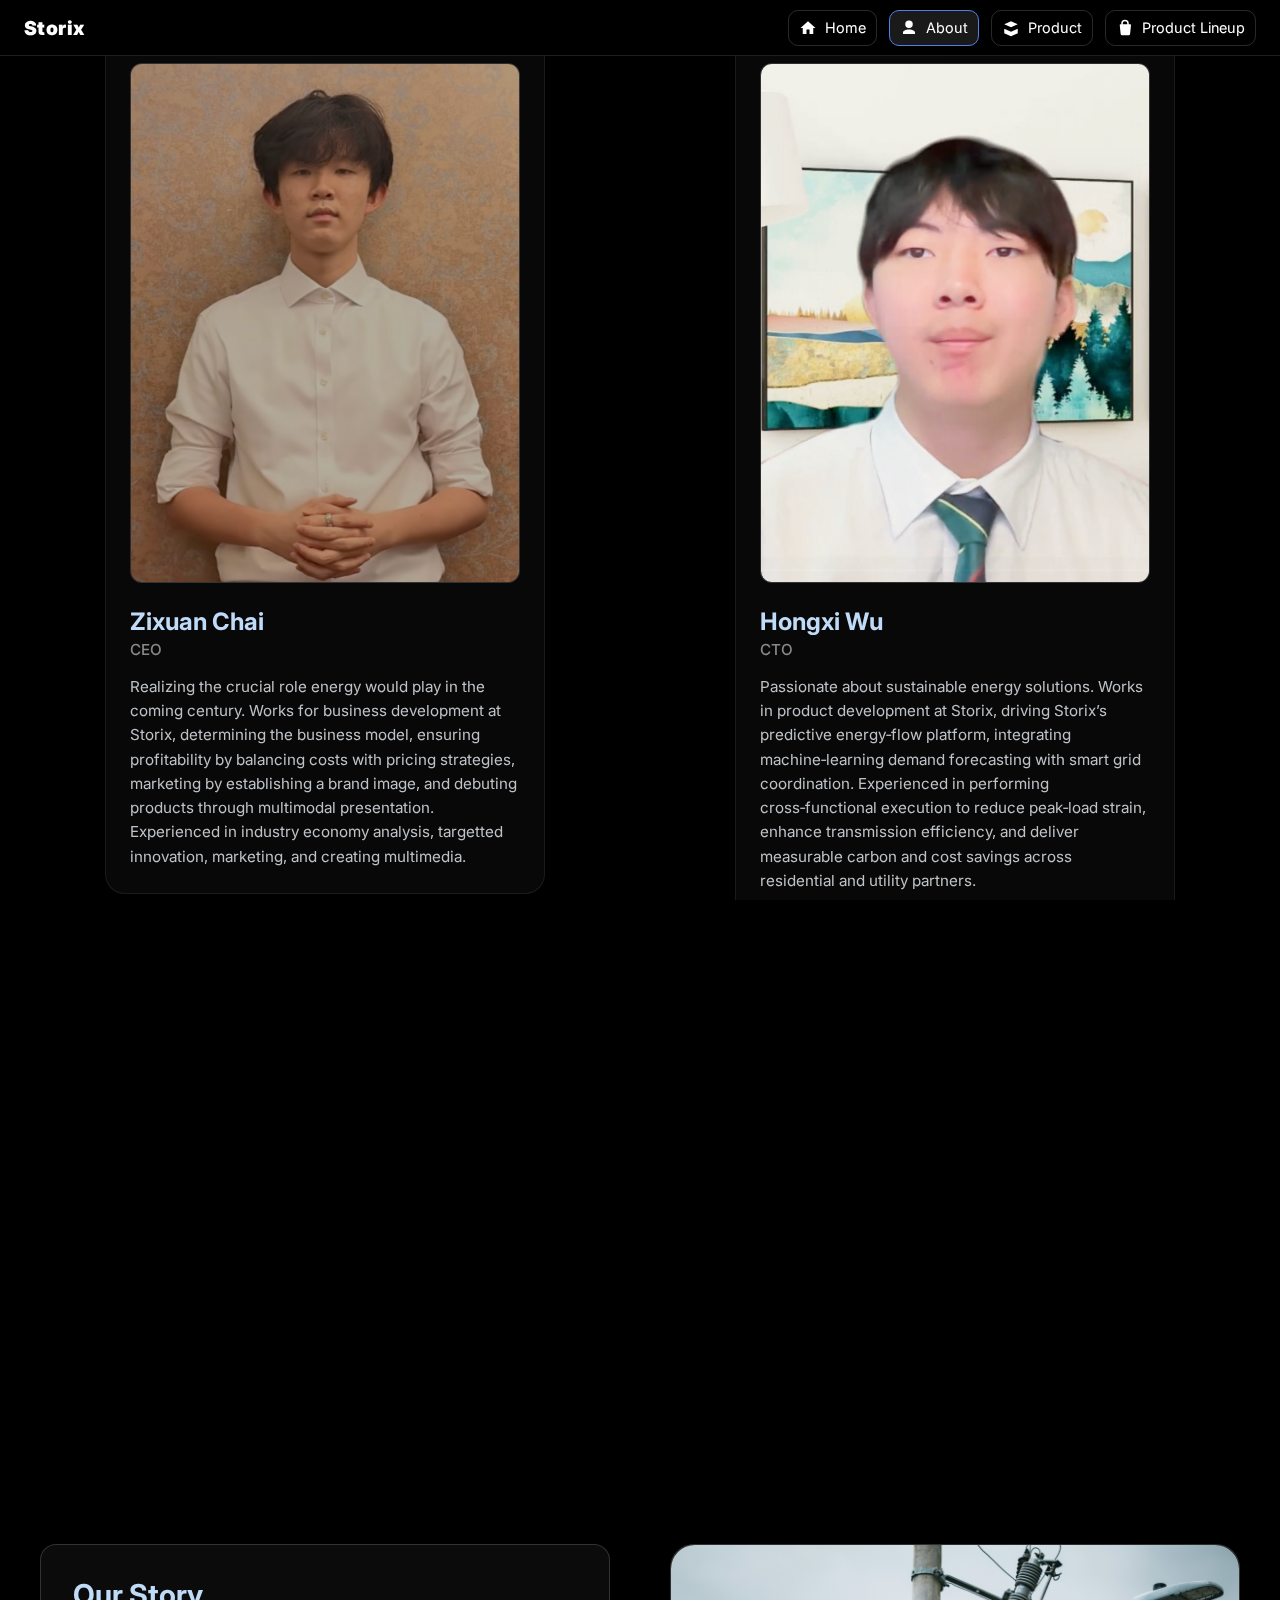
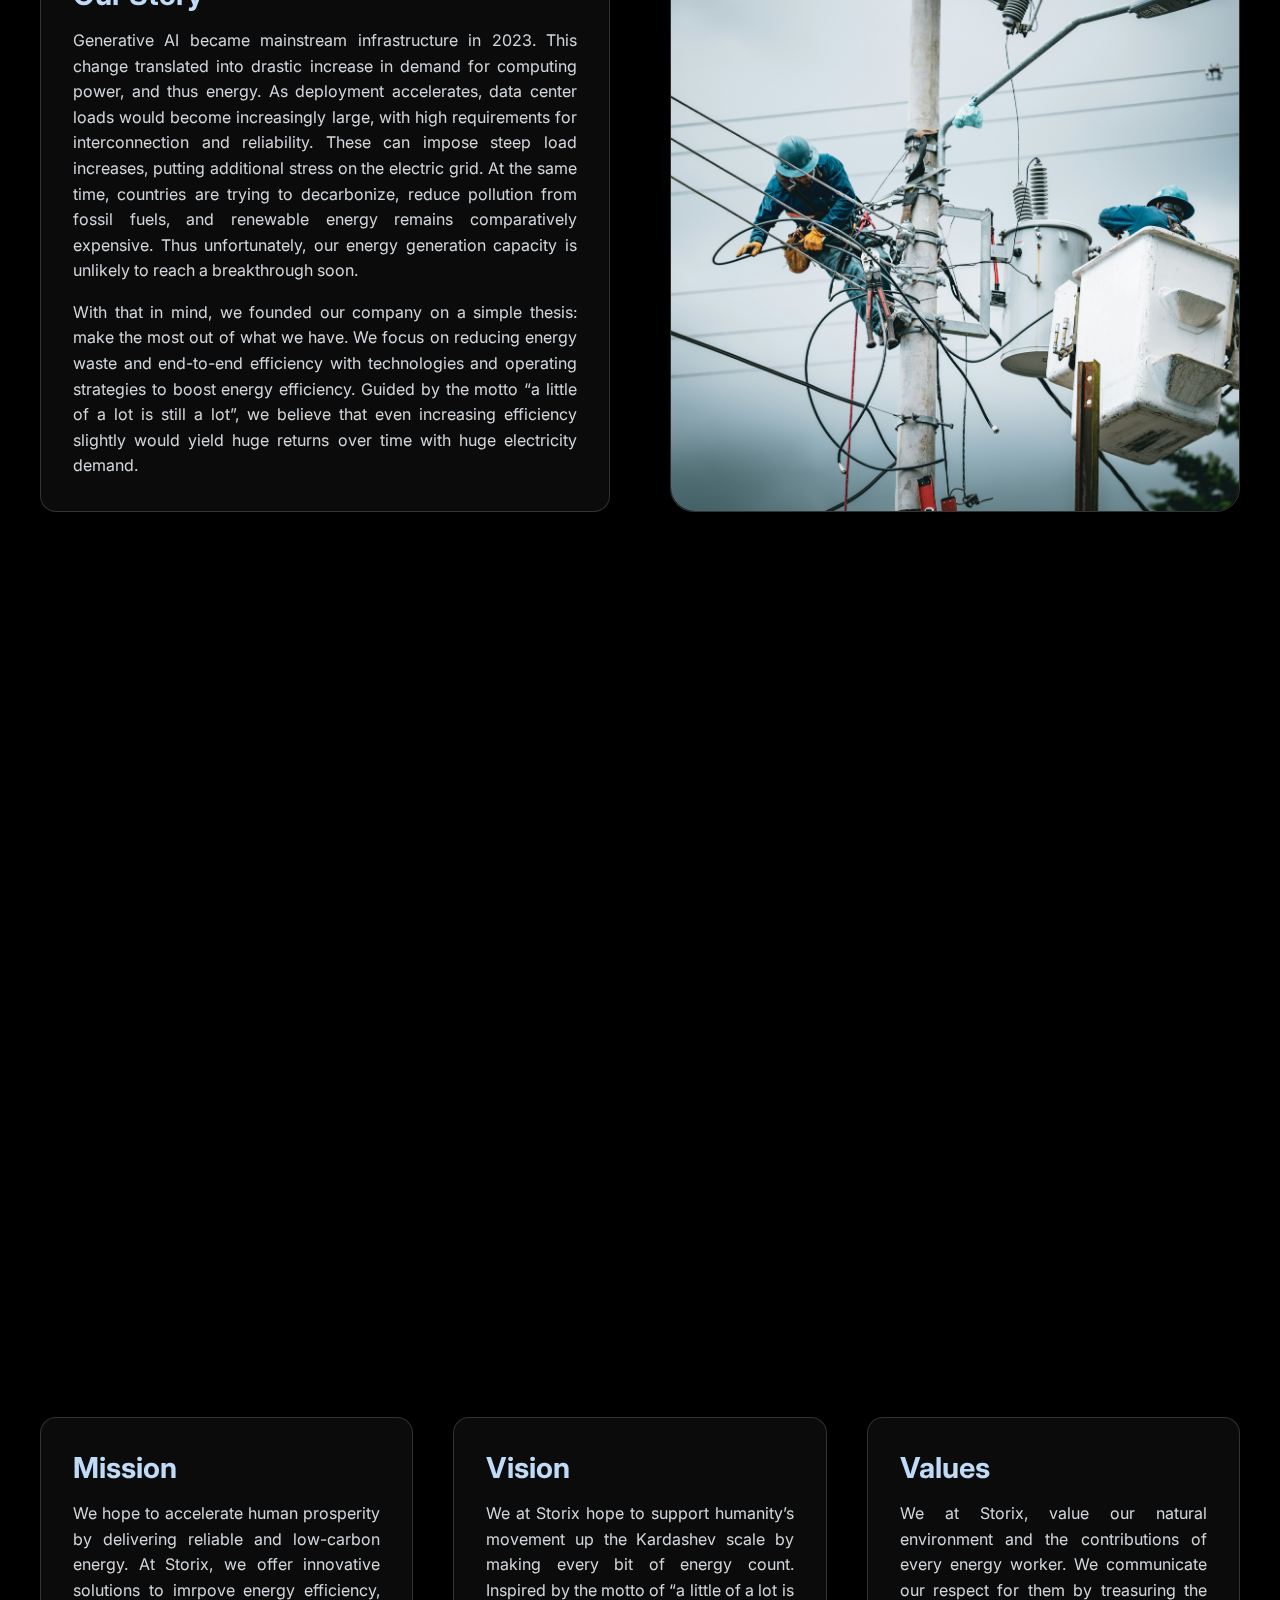
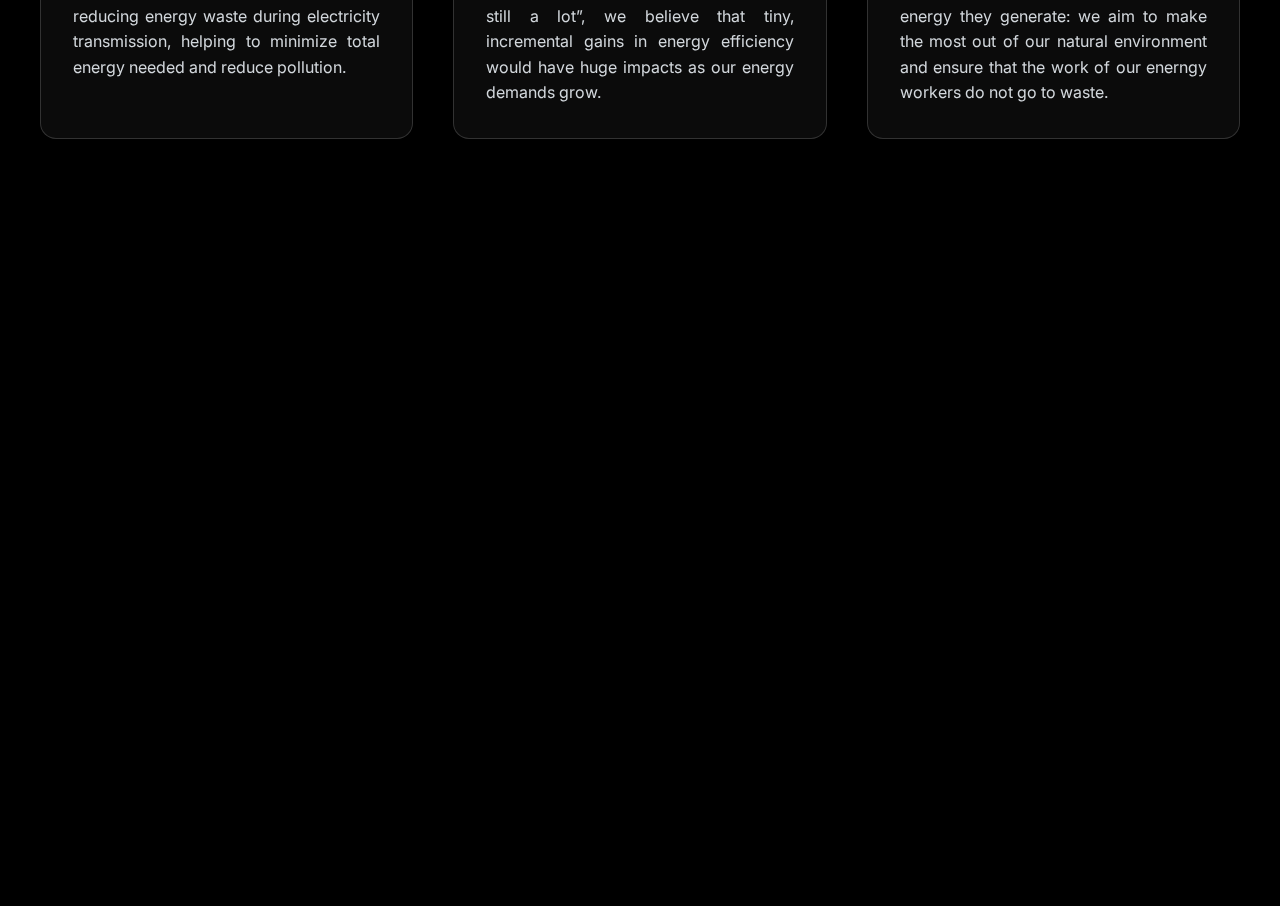
<file: about.html>
<!doctype html>
<html lang="en">
<head>
<meta charset="utf-8">
<meta name="viewport" content="width=device-width, initial-scale=1">
<title>Storix — About</title>
<link rel="preconnect" href="https://fonts.googleapis.com">
<link rel="preconnect" href="https://fonts.gstatic.com" crossorigin>
<link href="https://fonts.googleapis.com/css2?family=Inter:wght@400;600;700;800;900&display=swap" rel="stylesheet">
<link href="about.css" rel="stylesheet">
</head>
<body>
<div class="hdr">
  <div class="brand">Storix</div>
  <nav class="menu">
    <a href="index.html"><svg viewBox="0 0 24 24" width="18" height="18"><path fill="currentColor" d="M10 20v-6h4v6h5v-8h3L12 3 2 12h3v8z"/></svg>Home</a>
    <a href="about.html" style="background: rgba(255,255,255,0.1); border-color: #4E80EE;"><svg viewBox="0 0 24 24" width="18" height="18"><path fill="currentColor" d="M12 12a5 5 0 100-10 5 5 0 000 10zm0 2c-4.418 0-8 1.79-8 4v2h16v-2c0-2.21-3.582-4-8-4z"/></svg>About</a>
    <a href="product-overview.html"><svg viewBox="0 0 24 24" width="18" height="18"><path fill="currentColor" d="M3 7l9-4 9 4-9 4-9-4zm0 6l9 4 9-4v6l-9 4-9-4v-6z"/></svg>Product</a>
    <a href="purchase.html"><svg viewBox="0 0 24 24" width="18" height="18"><path fill="currentColor" d="M7 7V6a5 5 0 0110 0v1h2a1 1 0 011 1l-1.2 12a2 2 0 01-2 1.8H8.2a2 2 0 01-2-1.8L5 8a1 1 0 011-1h1zm2 0h6V6a3 3 0 00-6 0v1z"/></svg>Product Lineup</a>
  </nav>
</div>

<!-- Page 1: Team -->
<section class="page">
  <div class="pin">
    <div class="container">
      <div class="team-grid">
        <!-- Member 1 -->
        <div class="member-card">
          <div class="portrait-placeholder">
            <img src="image/Sean.png" alt="Zixuan Chai" style="width: 100%; height: 100%; object-fit: cover;">
          </div>
          <div class="member-info">
            <div class="member-name">Zixuan Chai</div>
            <div class="member-role">CEO</div>
            <div class="member-bio">
              Realizing the crucial role energy would play in the coming century. Works for business development at Storix, determining the business model, ensuring profitability by balancing costs with pricing strategies, marketing by establishing a brand image, and debuting products through multimodal presentation. Experienced in industry economy analysis, targetted innovation, marketing, and creating multimedia.
            </div>
          </div>
        </div>
        <!-- Member 2 -->
        <div class="member-card">
          <div class="portrait-placeholder">
            <img src="image/Lawrence.png" alt="Hongxi Wu" style="width: 100%; height: 100%; object-fit: cover;">
          </div>
          <div class="member-info">
            <div class="member-name">Hongxi Wu</div>
            <div class="member-role">CTO</div>
            <div class="member-bio">
              Passionate about sustainable energy solutions. Works in product development at Storix, driving Storix’s predictive energy‑flow platform, integrating machine‑learning demand forecasting with smart grid coordination. Experienced in performing cross‑functional execution to reduce peak‑load strain, enhance transmission efficiency, and deliver measurable carbon and cost savings across residential and utility partners.
            </div>
          </div>
        </div>
      </div>
    </div>
  </div>
</section>

<!-- Page 2: Our Story -->
<section class="page">
  <div class="pin">
    <div class="container">
      <div class="split-layout">
        <div class="text-col">
          <div class="text-box">
            <h2>Our Story</h2>
            <p style="margin-bottom: 1em;">
              Generative AI became mainstream infrastructure in 2023. This change translated into drastic increase in demand for computing power, and thus energy. As deployment accelerates, data center loads would become increasingly large, with high requirements for interconnection and reliability. These can impose steep load increases, putting additional stress on the electric grid. At the same time, countries are trying to decarbonize, reduce pollution from fossil fuels, and renewable energy remains comparatively expensive. Thus unfortunately, our energy generation capacity is unlikely to reach a breakthrough soon.
            </p>
            <p>
              With that in mind, we founded our company on a simple thesis: make the most out of what we have. We focus on reducing energy waste and end-to-end efficiency with technologies and operating strategies to boost energy efficiency. Guided by the motto “a little of a lot is still a lot”, we believe that even increasing efficiency slightly would yield huge returns over time with huge electricity demand.
            </p>
          </div>
        </div>
        <div class="img-col">
          <!-- Image Placeholder for Story -->
          <img src="image/mario-spencer-UyqxlMS8X84-unsplash.jpg" alt="Our Story" style="width: 100%; height: 100%; object-fit: cover; border-radius: 24px;">
        </div>
      </div>
    </div>
  </div>
</section>

<!-- Page 3: Mission, Vision, Values -->
<section class="page">
  <div class="pin">
    <div class="container">
      <div style="display: grid; grid-template-columns: repeat(auto-fit, minmax(300px, 1fr)); gap: 40px; height: 100%; align-content: center;">
        
        <!-- Mission -->
        <div class="text-box">
          <h2>Mission</h2>
          <p>We hope to accelerate human prosperity by delivering reliable and low-carbon energy. At Storix, we offer innovative solutions to imrpove energy efficiency, reducing energy waste during electricity transmission, helping to minimize total energy needed and reduce pollution.</p>
        </div>

        <!-- Vision -->
        <div class="text-box">
          <h2>Vision</h2>
          <p>We at Storix hope to support humanity’s movement up the Kardashev scale by making every bit of energy count. Inspired by the motto of “a little of a lot is still a lot”, we believe that tiny, incremental gains in energy efficiency would have huge impacts as our energy demands grow.</p>
        </div>

        <!-- Values -->
        <div class="text-box">
          <h2>Values</h2>
          <p>We at Storix, value our natural environment and the contributions of every energy worker. We communicate our respect for them by treasuring the energy they generate: we aim to make the most out of our natural environment and ensure that the work of our enerngy workers do not go to waste.</p>
        </div>

      </div>
    </div>
  </div>
</section>

</body>
</html>
</file>
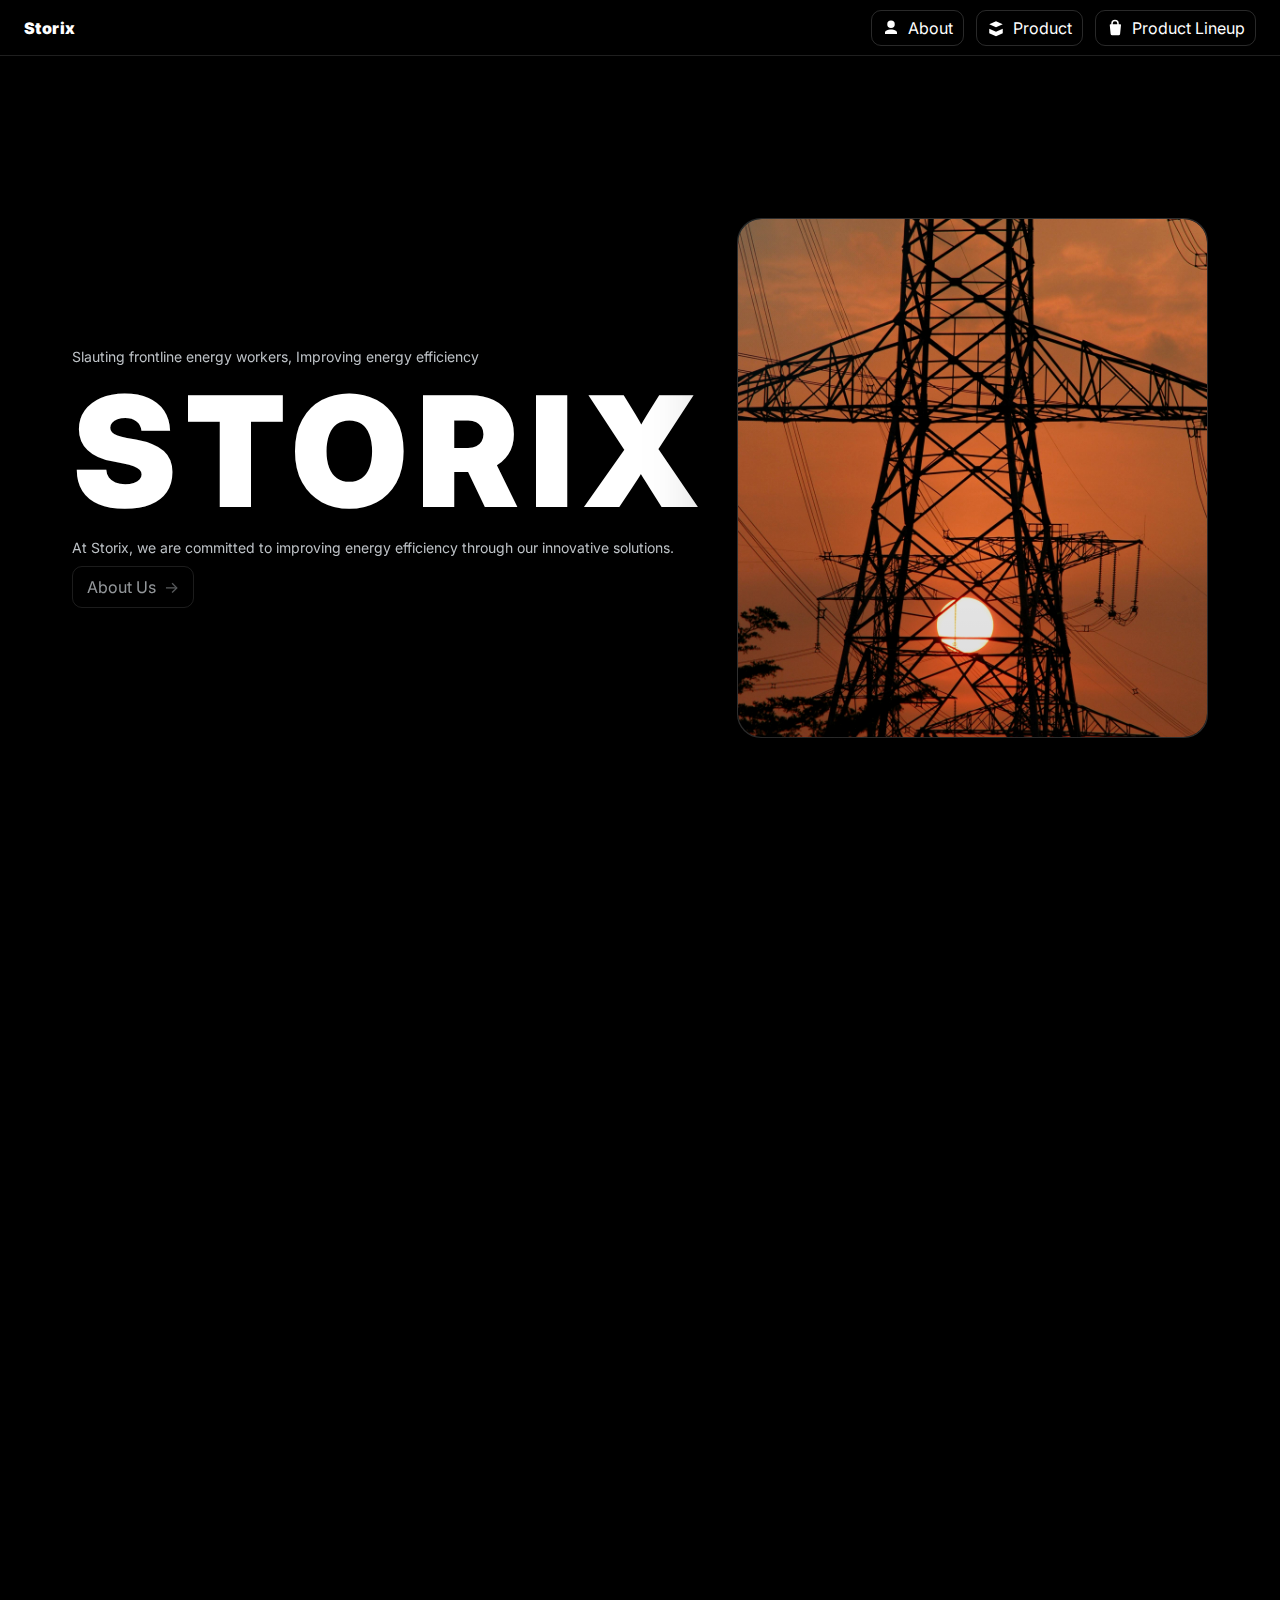
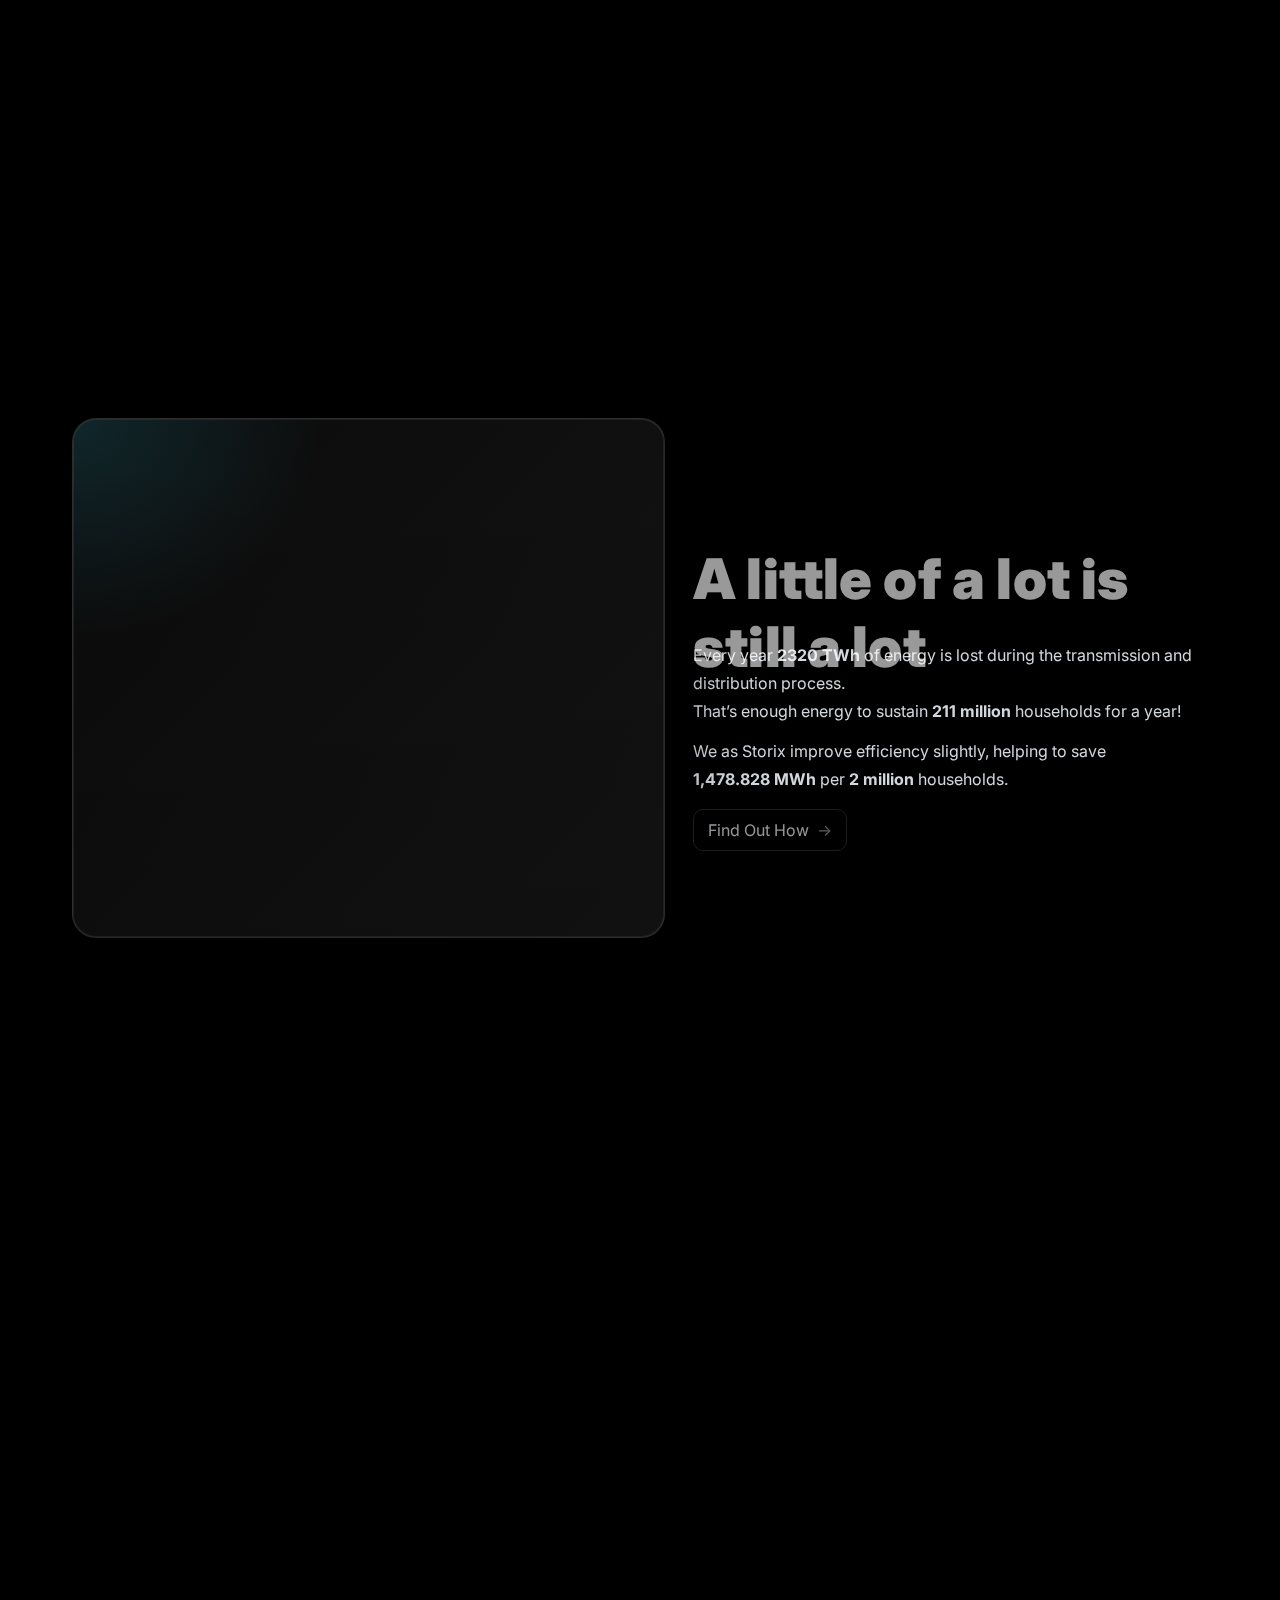
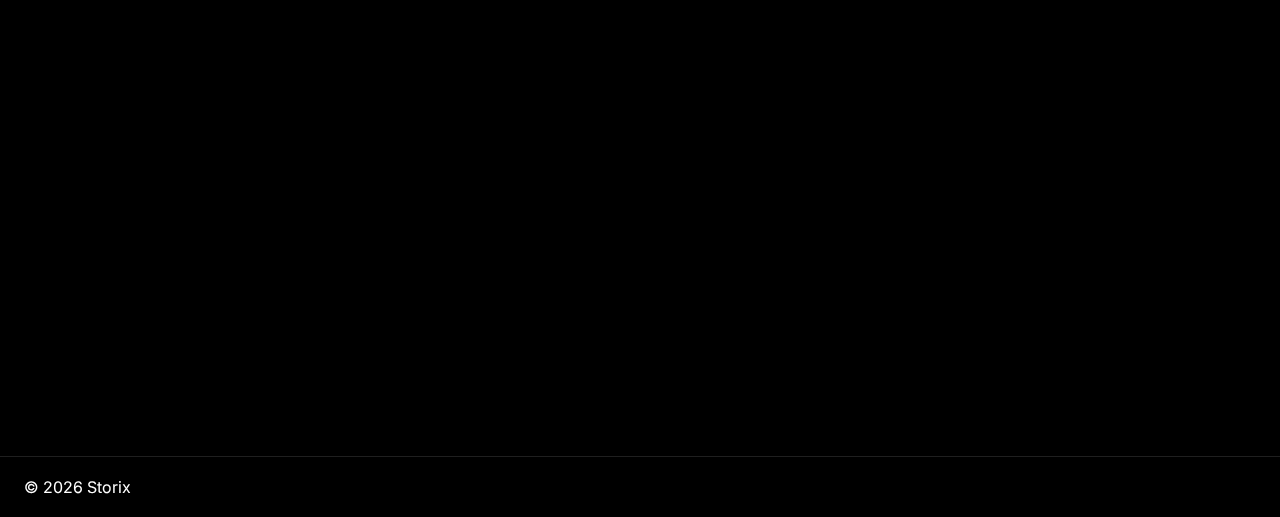
<file: apple-scroll.html>
<!doctype html>
<html lang="en">
<head>
<meta charset="utf-8">
<meta name="viewport" content="width=device-width, initial-scale=1">
<title>Storix — Apple-style Scroll Page</title>
<link rel="preconnect" href="https://fonts.googleapis.com">
<link rel="preconnect" href="https://fonts.gstatic.com" crossorigin>
<link href="https://fonts.googleapis.com/css2?family=Inter:wght@400;600;700;800;900&display=swap" rel="stylesheet">
<link href="apple-scroll.css" rel="stylesheet">
</head>
<body>
<div class="hdr">
  <div class="brand">Storix</div>
  <nav class="menu">
    <a href="about.html"><svg viewBox="0 0 24 24" width="18" height="18"><path fill="currentColor" d="M12 12a5 5 0 100-10 5 5 0 000 10zm0 2c-4.418 0-8 1.79-8 4v2h16v-2c0-2.21-3.582-4-8-4z"/></svg>About</a>
    <a href="product-overview.html"><svg viewBox="0 0 24 24" width="18" height="18"><path fill="currentColor" d="M3 7l9-4 9 4-9 4-9-4zm0 6l9 4 9-4v6l-9 4-9-4v-6z"/></svg>Product</a>
    <a href="product.html"><svg viewBox="0 0 24 24" width="18" height="18"><path fill="currentColor" d="M7 7V6a5 5 0 0110 0v1h2a1 1 0 011 1l-1.2 12a2 2 0 01-2 1.8H8.2a2 2 0 01-2-1.8L5 8a1  1 0 011-1h1zm2 0h6V6a3 3 0 00-6 0v1z"/></svg>Product Lineup</a>
  </nav>
</div>

<section class="scene scene--logo">
  <div class="pin">
    <div class="frame">
      <div class="content">
        <div class="logo-wrap">
          <div class="logo-top">Slauting frontline energy workers, Improving energy efficiency</div>
          <div class="logo-name">STORIX</div>
          <div class="logo-bottom">At Storix, we are committed to improving energy efficiency through our innovative solutions.</div>
          <a class="ghost-btn" href="about.html">About Us</a>
        </div>
        <div class="hero-visual">
          <img src="image/pexels-hi-u-nguy-n-1597509210-35344736.jpg" alt="Energy infrastructure">
        </div>
      </div>
    </div>
  </div>
</section>

<section id="presence" class="scene scene--presence">
  <div class="pin">
    <div class="frame">
      <div class="content">
        <div class="hero-visual"></div>
        <div>
          <div class="title">A little of a lot is still a lot</div>
          <div class="copy">
            Every year <strong>2320&nbsp;TWh</strong> of energy is lost during the transmission and distribution process.<br>
            That’s enough energy to sustain <strong>211&nbsp;million</strong> households for a year!
          </div>
          <div class="copy" style="margin-top:12px">
            We as Storix improve efficiency slightly, helping to save <strong>1,478.828&nbsp;MWh</strong> per <strong>2&nbsp;million</strong> households.
          </div>
          <div style="margin-top:16px">
            <a class="ghost-btn" href="product-overview.html">Find Out How</a>
          </div>
        </div>
      </div>
    </div>
  </div>
</section>


<div class="footer">© <span id="year"></span> Storix</div>
<script>
document.getElementById("year").textContent = new Date().getFullYear();
</script>
<script src="apple-scroll.js"></script>
</body>
</html>
</file>
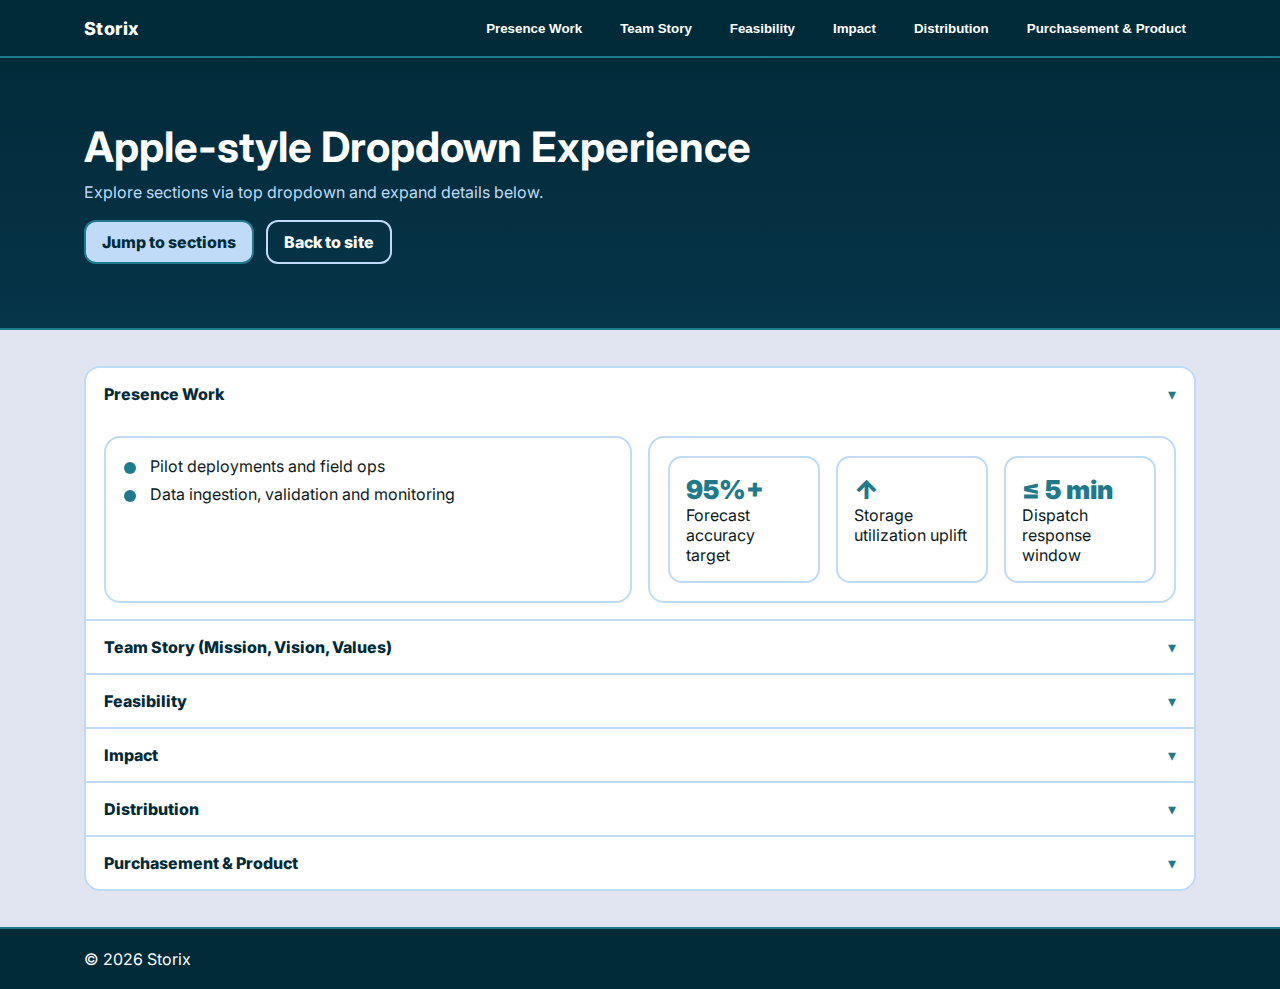
<file: apple.html>
<!doctype html>
<html lang="en">
<head>
<meta charset="utf-8">
<meta name="viewport" content="width=device-width, initial-scale=1">
<title>Storix — Apple-style Dropdown Page</title>
<link rel="preconnect" href="https://fonts.googleapis.com">
<link rel="preconnect" href="https://fonts.gstatic.com" crossorigin>
<link href="https://fonts.googleapis.com/css2?family=Inter:wght@400;600;700;800;900&display=swap" rel="stylesheet">
<link href="apple.css" rel="stylesheet">
</head>
<body>
<header class="header">
  <div class="container bar">
    <div class="brand">Storix</div>
    <nav class="nav">
      <button data-mega="mega-presence">Presence Work</button>
      <button data-mega="mega-team">Team Story</button>
      <button data-mega="mega-feas">Feasibility</button>
      <button data-mega="mega-impact">Impact</button>
      <button data-mega="mega-dist">Distribution</button>
      <button data-mega="mega-prod">Purchasement & Product</button>
    </nav>
  </div>
  <div id="mega" class="mega">
    <div id="mega-content" class="container">
      <div id="mega-presence" class="mega-section" style="display:none">
        <div class="card"><h4>Presence Work</h4><div class="list"><div class="item"><div class="dot"></div><div>Field pilots and operations</div></div><div class="item"><div class="dot"></div><div>Data pipelines and monitoring</div></div></div></div>
        <div class="card"><h4>KPIs</h4><div class="list"><div class="item"><div class="dot"></div><div>Forecast accuracy</div></div><div class="item"><div class="dot"></div><div>Storage utilization</div></div></div></div>
        <div class="card"><h4>Contacts</h4><div class="list"><div class="item"><div class="dot"></div><div>Support and onboarding</div></div></div></div>
      </div>
      <div id="mega-team" class="mega-section" style="display:none">
        <div class="card"><h4>Mission</h4><div>Reduce peak-period losses via forecasting and storage.</div></div>
        <div class="card"><h4>Vision</h4><div>Efficient, low-carbon energy systems.</div></div>
        <div class="card"><h4>Values</h4><div class="list"><div class="item"><div class="dot"></div><div>Reliability</div></div><div class="item"><div class="dot"></div><div>Transparency</div></div><div class="item"><div class="dot"></div><div>Collaboration</div></div></div></div>
      </div>
      <div id="mega-feas" class="mega-section" style="display:none">
        <div class="card"><h4>Technical</h4><div>ML forecasting, storage optimization, dispatch orchestration.</div></div>
        <div class="card"><h4>Operational</h4><div>Integration with utility SCADA and scheduling.</div></div>
        <div class="card"><h4>Financial</h4><div>ROI through loss reduction and peak shaving.</div></div>
      </div>
      <div id="mega-impact" class="mega-section" style="display:none">
        <div class="card"><h4>Grid</h4><div>Lower stress and line losses.</div></div>
        <div class="card"><h4>Environment</h4><div>Reduced emissions via efficient dispatch.</div></div>
        <div class="card"><h4>Customers</h4><div>Improved reliability and cost control.</div></div>
      </div>
      <div id="mega-dist" class="mega-section" style="display:none">
        <div class="card"><h4>Channels</h4><div>Direct utility sales and partners.</div></div>
        <div class="card"><h4>Regions</h4><div>Rollouts by grid operator segments.</div></div>
        <div class="card"><h4>Support</h4><div>Onboarding, training, SLAs.</div></div>
      </div>
      <div id="mega-prod" class="mega-section" style="display:none">
        <div class="card"><h4>Offering</h4><div>Platform subscription and services.</div></div>
        <div class="card"><h4>Procurement</h4><div>Compliance and vendor onboarding.</div></div>
        <div class="card"><h4>Roadmap</h4><div>Modules for forecasting, storage, transport.</div></div>
      </div>
    </div>
  </div>
</header>
<section class="hero">
  <div class="container">
    <h1>Apple-style Dropdown Experience</h1>
    <p>Explore sections via top dropdown and expand details below.</p>
    <div class="cta">
      <a class="btn" href="#sections">Jump to sections</a>
      <a class="btn secondary" href="index.html">Back to site</a>
    </div>
  </div>
</section>
<main id="sections">
  <section class="section">
    <div class="container">
      <div class="accordion">
        <div class="acc-item open">
          <div class="acc-header"><div class="acc-title">Presence Work</div><div class="acc-icon">▾</div></div>
          <div class="acc-content">
            <div class="grid">
              <div class="card">
                <div class="list">
                  <div class="item"><div class="dot"></div><div>Pilot deployments and field ops</div></div>
                  <div class="item"><div class="dot"></div><div>Data ingestion, validation and monitoring</div></div>
                </div>
              </div>
              <div class="card">
                <div class="stat-grid">
                  <div class="stat"><div class="value">95%+</div><div>Forecast accuracy target</div></div>
                  <div class="stat"><div class="value">↑</div><div>Storage utilization uplift</div></div>
                  <div class="stat"><div class="value">≤ 5 min</div><div>Dispatch response window</div></div>
                </div>
              </div>
            </div>
          </div>
        </div>
        <div class="acc-item">
          <div class="acc-header"><div class="acc-title">Team Story (Mission, Vision, Values)</div><div class="acc-icon">▾</div></div>
          <div class="acc-content">
            <div class="grid">
              <div class="card"><strong>Mission</strong><div>Reduce peak-period losses via forecasting and storage.</div></div>
              <div class="card"><strong>Vision</strong><div>Efficient, low-carbon energy systems.</div></div>
              <div class="card"><strong>Values</strong><div class="list"><div class="item"><div class="dot"></div><div>Reliability</div></div><div class="item"><div class="dot"></div><div>Transparency</div></div><div class="item"><div class="dot"></div><div>Collaboration</div></div></div></div>
            </div>
          </div>
        </div>
        <div class="acc-item">
          <div class="acc-header"><div class="acc-title">Feasibility</div><div class="acc-icon">▾</div></div>
          <div class="acc-content">
            <div class="grid">
              <div class="card"><strong>Technical</strong><div>ML forecasting, storage optimization, dispatch orchestration.</div></div>
              <div class="card"><strong>Operational</strong><div>Integrations with utility systems and scheduling.</div></div>
              <div class="card"><strong>Financial</strong><div>ROI through loss reduction and peak shaving.</div></div>
            </div>
          </div>
        </div>
        <div class="acc-item">
          <div class="acc-header"><div class="acc-title">Impact</div><div class="acc-icon">▾</div></div>
          <div class="acc-content">
            <div class="grid">
              <div class="card"><strong>Grid</strong><div>Less stress and lower line losses.</div></div>
              <div class="card"><strong>Environment</strong><div>Reduced emissions via efficient dispatch.</div></div>
              <div class="card"><strong>Customers</strong><div>Reliability and cost control improvements.</div></div>
            </div>
          </div>
        </div>
        <div class="acc-item">
          <div class="acc-header"><div class="acc-title">Distribution</div><div class="acc-icon">▾</div></div>
          <div class="acc-content">
            <div class="grid">
              <div class="card"><strong>Channels</strong><div>Direct utility sales and partners.</div></div>
              <div class="card"><strong>Regions</strong><div>Segmented rollouts with grid operators.</div></div>
              <div class="card"><strong>Support</strong><div>Onboarding, training, SLAs.</div></div>
            </div>
          </div>
        </div>
        <div class="acc-item">
          <div class="acc-header"><div class="acc-title">Purchasement & Product</div><div class="acc-icon">▾</div></div>
          <div class="acc-content">
            <div class="grid">
              <div class="card"><strong>Offering</strong><div>Platform subscription and services.</div></div>
              <div class="card"><strong>Procurement</strong><div>Compliance and vendor onboarding.</div></div>
              <div class="card"><strong>Roadmap</strong><div>Forecasting, storage and transport modules.</div></div>
            </div>
          </div>
        </div>
      </div>
    </div>
  </section>
</main>
<footer class="footer">
  <div class="container">© <span id="year"></span> Storix</div>
</footer>
<script>
document.getElementById("year").textContent = new Date().getFullYear();
</script>
<script src="apple.js"></script>
</body>
</html>
</file>
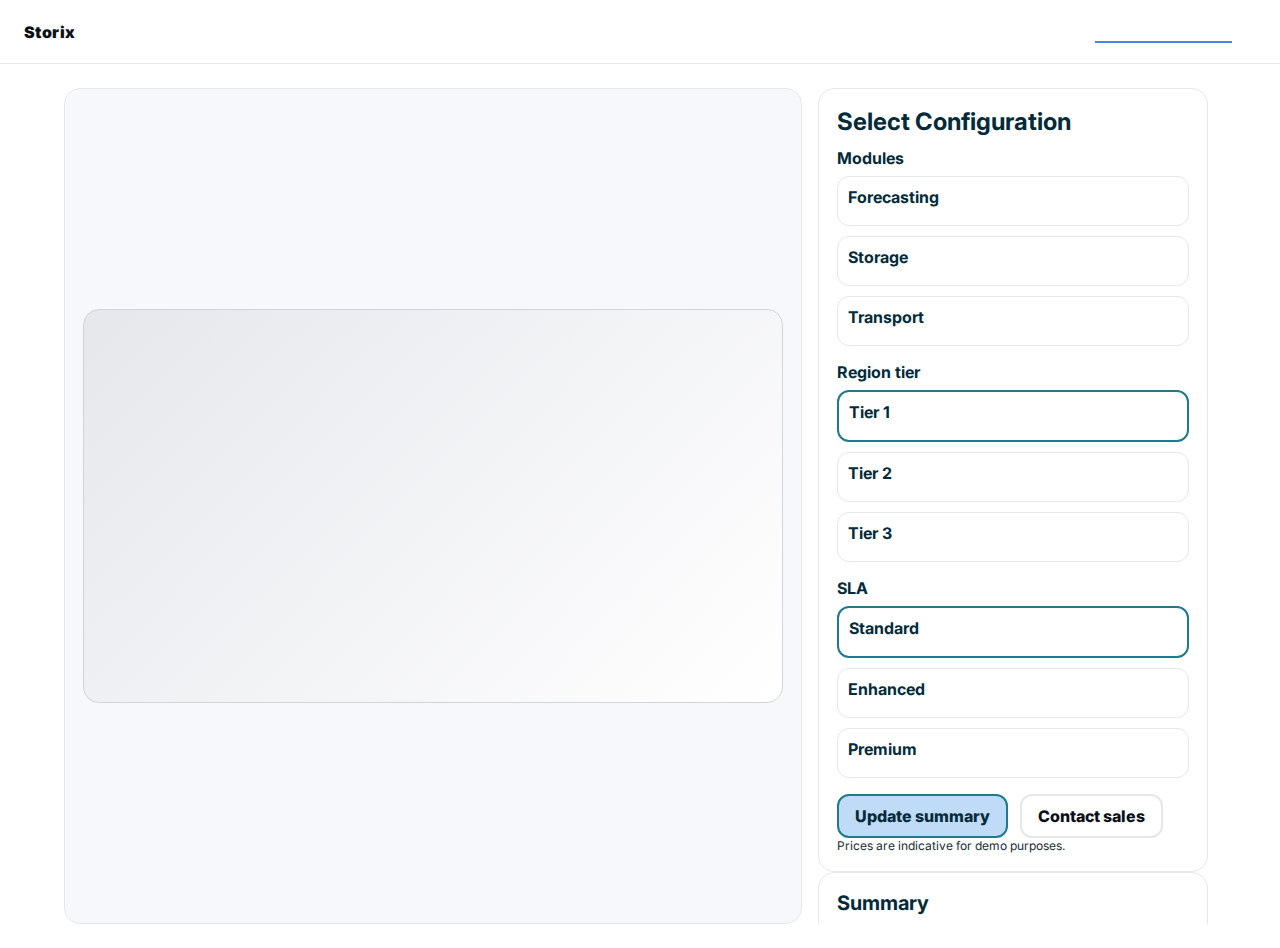
<file: purchase.html>
<!doctype html>
<html lang="en">
<head>
<meta charset="utf-8">
<meta name="viewport" content="width=device-width, initial-scale=1">
<title>Storix — Purchasement</title>
<link rel="preconnect" href="https://fonts.googleapis.com">
<link rel="preconnect" href="https://fonts.gstatic.com" crossorigin>
<link href="https://fonts.googleapis.com/css2?family=Inter:wght@400;600;700;800;900&display=swap" rel="stylesheet">
<link href="purchase.css" rel="stylesheet">
</head>
<body>
<div class="hdr">
  <div class="brand">Storix</div>
  <nav class="menu" style="display: flex; gap: 12px; margin-left: auto; margin-right: 24px;">
    <a href="about.html" style="color: #fff; text-decoration: none; display: flex; align-items: center; gap: 6px;"><svg viewBox="0 0 24 24" width="18" height="18"><path fill="currentColor" d="M12 12a5 5 0 100-10 5 5 0 000 10zm0 2c-4.418 0-8 1.79-8 4v2h16v-2c0-2.21-3.582-4-8-4z"/></svg>About</a>
    <a href="product-overview.html" style="color: #fff; text-decoration: none; display: flex; align-items: center; gap: 6px;"><svg viewBox="0 0 24 24" width="18" height="18"><path fill="currentColor" d="M3 7l9-4 9 4-9 4-9-4zm0 6l9 4 9-4v6l-9 4-9-4v-6z"/></svg>Product</a>
    <a href="purchase.html" style="color: #fff; text-decoration: none; display: flex; align-items: center; gap: 6px; border-bottom: 2px solid #4E80EE;"><svg viewBox="0 0 24 24" width="18" height="18"><path fill="currentColor" d="M7 7V6a5 5 0 0110 0v1h2a1 1 0 011 1l-1.2 12a2 2 0 01-2 1.8H8.2a2 2 0 01-2-1.8L5 8a1  1 0 011-1h1zm2 0h6V6a3 3 0 00-6 0v1z"/></svg>Product Lineup</a>
  </nav>
</div>
<div class="container">
  <div class="grid">
    <div class="product">
      <div class="placeholder" aria-label="Product image placeholder"></div>
    </div>
    <div id="panel-scroll" class="panel">
    <form id="purchase-form" class="card">
      <h2>Select Configuration</h2>
      <div class="group">
        <label>Modules</label>
        <div class="row">
          <div class="opt"><input type="checkbox" name="forecast" id="forecast"><label for="forecast">Forecasting</label></div>
          <div class="opt"><input type="checkbox" name="storage" id="storage"><label for="storage">Storage</label></div>
          <div class="opt"><input type="checkbox" name="transport" id="transport"><label for="transport">Transport</label></div>
        </div>
      </div>
      <div class="group">
        <label>Region tier</label>
        <div class="row">
          <div class="opt"><input type="radio" name="region" id="r1" value="1000" checked><label for="r1">Tier 1</label></div>
          <div class="opt"><input type="radio" name="region" id="r2" value="3000"><label for="r2">Tier 2</label></div>
          <div class="opt"><input type="radio" name="region" id="r3" value="6000"><label for="r3">Tier 3</label></div>
        </div>
      </div>
      <div class="group">
        <label>SLA</label>
        <div class="row">
          <div class="opt"><input type="radio" name="sla" id="s1" value="1000" checked><label for="s1">Standard</label></div>
          <div class="opt"><input type="radio" name="sla" id="s2" value="3000"><label for="s2">Enhanced</label></div>
          <div class="opt"><input type="radio" name="sla" id="s3" value="5000"><label for="s3">Premium</label></div>
        </div>
      </div>
      <div class="cta">
        <a class="btn" href="#summary">Update summary</a>
        <a class="btn secondary" href="mailto:yourname@example.com">Contact sales</a>
      </div>
      <div class="note">Prices are indicative for demo purposes.</div>
    </form>
    <div id="summary" class="summary">
      <h3>Summary</h3>
      <div id="breakdown"></div>
      <div class="total" id="total">$0</div>
    </div>
    </div>
  </div>
</div>
<script src="purchase.js"></script>
</body>
</html>
</file>
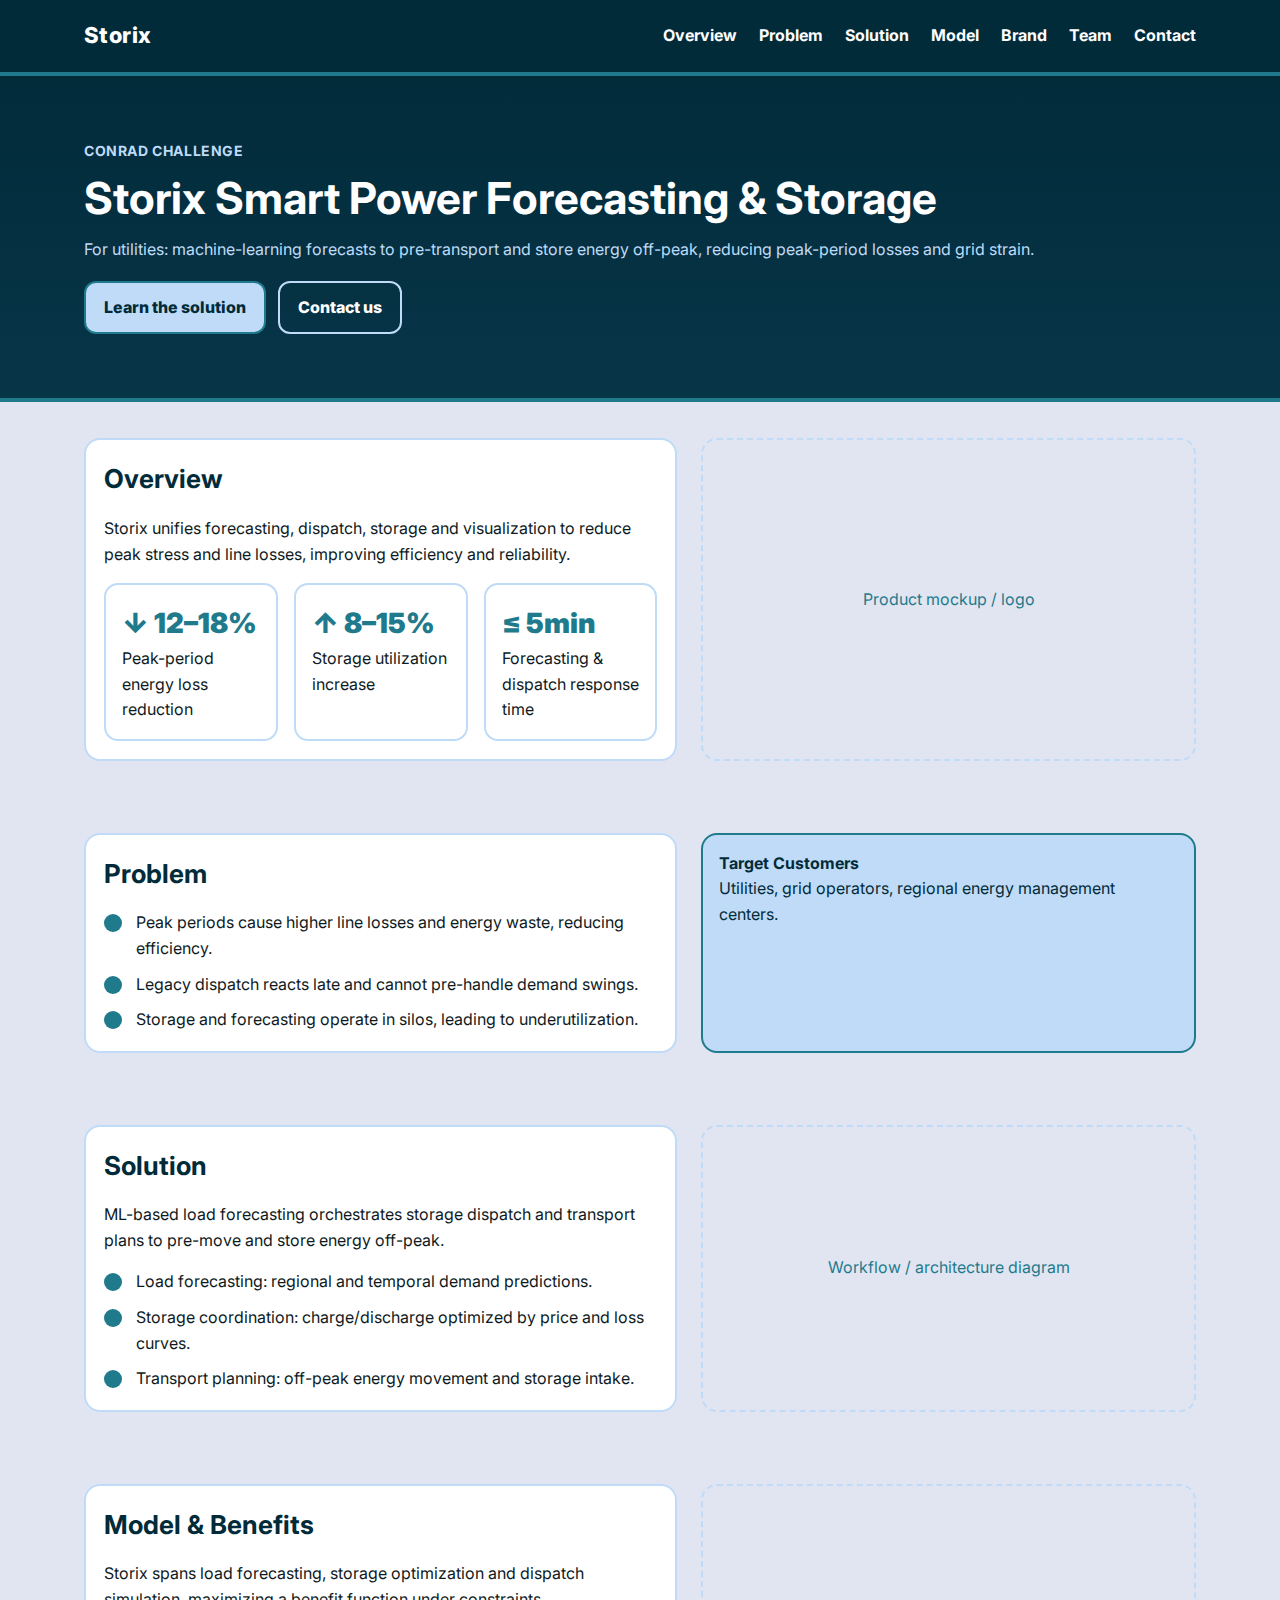
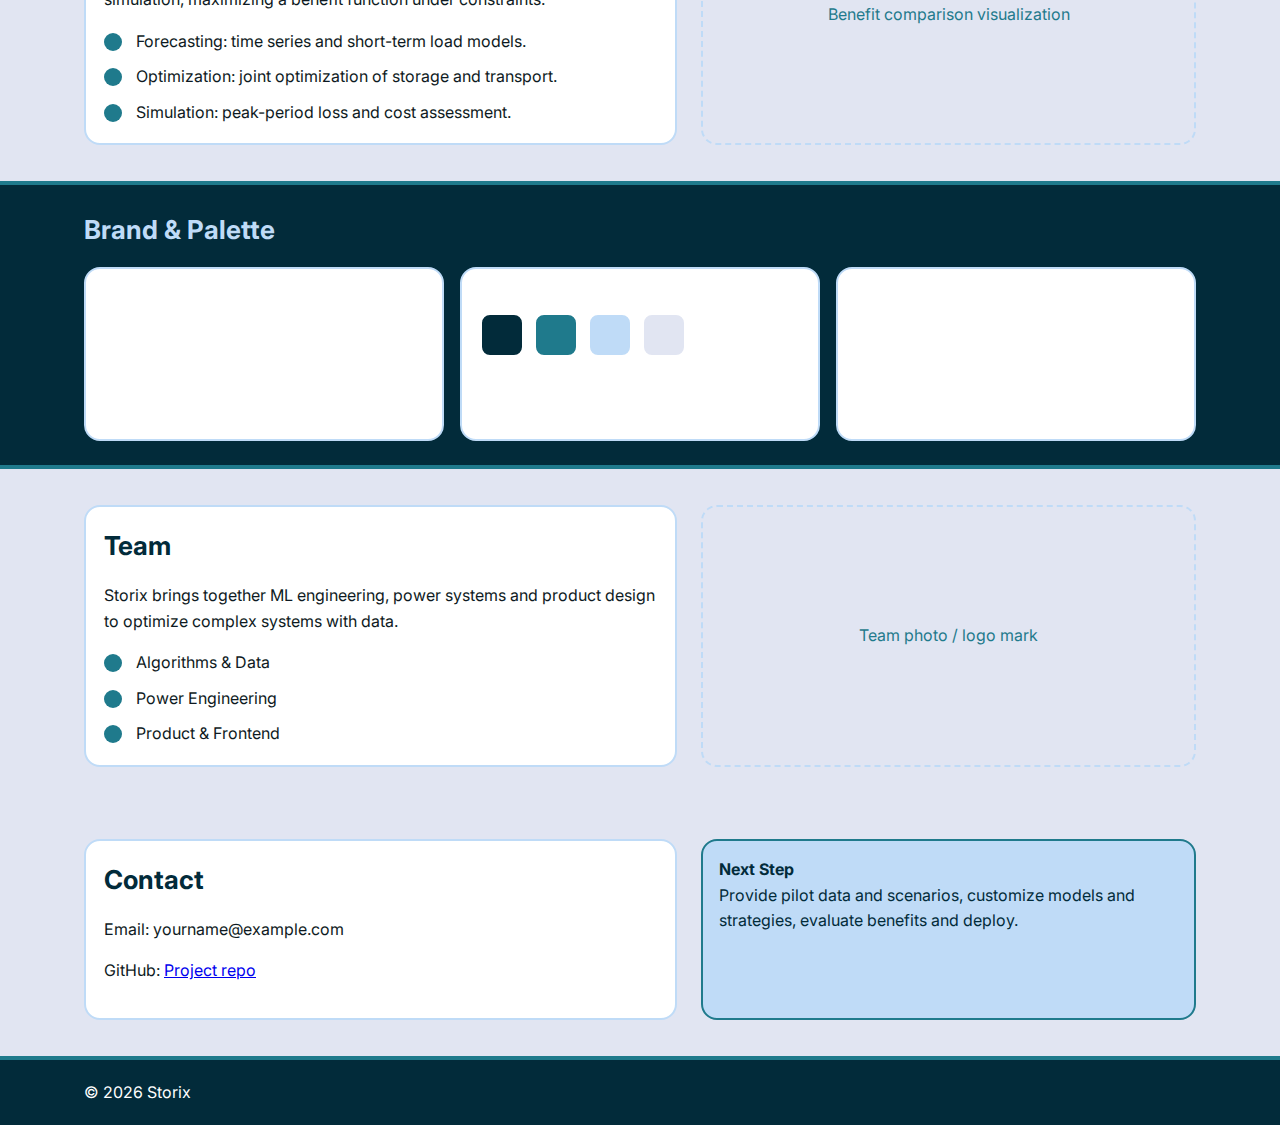
<file: storix.html>
<!doctype html>
<html lang="en">
<head>
<meta charset="utf-8">
<meta name="viewport" content="width=device-width, initial-scale=1">
<title>Storix — PDF 风格网页</title>
<link rel="preconnect" href="https://fonts.googleapis.com">
<link rel="preconnect" href="https://fonts.gstatic.com" crossorigin>
<link href="https://fonts.googleapis.com/css2?family=Inter:wght@400;600;700;800;900&display=swap" rel="stylesheet">
<link href="storix.css" rel="stylesheet">
</head>
<body>
<header class="header">
  <div class="container">
    <div class="brand">Storix</div>
    <nav class="nav">
      <a href="#overview">Overview</a>
      <a href="#problem">Problem</a>
      <a href="#solution">Solution</a>
      <a href="#model">Model</a>
      <a href="#brand">Brand</a>
      <a href="#team">Team</a>
      <a href="#contact">Contact</a>
    </nav>
  </div>
</header>
<section class="hero">
  <div class="container">
    <div class="kicker">Conrad Challenge</div>
    <h1>Storix Smart Power Forecasting & Storage</h1>
    <p>For utilities: machine-learning forecasts to pre-transport and store energy off-peak, reducing peak-period losses and grid strain.</p>
    <div class="cta">
      <a class="btn" href="#solution">Learn the solution</a>
      <a class="btn secondary" href="#contact">Contact us</a>
    </div>
  </div>
</section>
<main>
  <section id="overview" class="section">
    <div class="container two-col">
      <div class="card">
        <h2 class="section-title">Overview</h2>
        <p>Storix unifies forecasting, dispatch, storage and visualization to reduce peak stress and line losses, improving efficiency and reliability.</p>
        <div class="stat-grid">
          <div class="stat">
            <div class="value">↓ 12–18%</div>
            <div>Peak-period energy loss reduction</div>
          </div>
          <div class="stat">
            <div class="value">↑ 8–15%</div>
            <div>Storage utilization increase</div>
          </div>
          <div class="stat">
            <div class="value">≤ 5min</div>
            <div>Forecasting & dispatch response time</div>
          </div>
        </div>
      </div>
      <div class="media">Product mockup / logo</div>
    </div>
  </section>
  <section id="problem" class="section">
    <div class="container two-col">
      <div class="card">
        <h2 class="section-title">Problem</h2>
        <div class="list">
          <div class="item"><div class="dot"></div><div>Peak periods cause higher line losses and energy waste, reducing efficiency.</div></div>
          <div class="item"><div class="dot"></div><div>Legacy dispatch reacts late and cannot pre-handle demand swings.</div></div>
          <div class="item"><div class="dot"></div><div>Storage and forecasting operate in silos, leading to underutilization.</div></div>
        </div>
      </div>
      <div class="accent">
        <strong>Target Customers</strong>
        <div>Utilities, grid operators, regional energy management centers.</div>
      </div>
    </div>
  </section>
  <section id="solution" class="section">
    <div class="container two-col">
      <div class="card">
        <h2 class="section-title">Solution</h2>
        <p>ML-based load forecasting orchestrates storage dispatch and transport plans to pre-move and store energy off-peak.</p>
        <div class="list">
          <div class="item"><div class="dot"></div><div>Load forecasting: regional and temporal demand predictions.</div></div>
          <div class="item"><div class="dot"></div><div>Storage coordination: charge/discharge optimized by price and loss curves.</div></div>
          <div class="item"><div class="dot"></div><div>Transport planning: off-peak energy movement and storage intake.</div></div>
        </div>
      </div>
      <div class="media">Workflow / architecture diagram</div>
    </div>
  </section>
  <section id="model" class="section">
    <div class="container two-col">
      <div class="card">
        <h2 class="section-title">Model & Benefits</h2>
        <p>Storix spans load forecasting, storage optimization and dispatch simulation, maximizing a benefit function under constraints.</p>
        <div class="list">
          <div class="item"><div class="dot"></div><div>Forecasting: time series and short-term load models.</div></div>
          <div class="item"><div class="dot"></div><div>Optimization: joint optimization of storage and transport.</div></div>
          <div class="item"><div class="dot"></div><div>Simulation: peak-period loss and cost assessment.</div></div>
        </div>
      </div>
      <div class="media">Benefit comparison visualization</div>
    </div>
  </section>
  <section id="brand" class="band">
    <div class="container">
      <h2 class="section-title" style="color:#BFDBF7">Brand & Palette</h2>
      <div class="grid-3">
        <div class="card">
          <strong>Name & Voice</strong>
          <p>Professional, trustworthy, engineering tone; data-driven and coordinated dispatch.</p>
        </div>
        <div class="card">
          <strong>Colors</strong>
          <div class="swatches">
            <div class="swatch" data-c="1" title="#022B3A"></div>
            <div class="swatch" data-c="2" title="#1F7A8C"></div>
            <div class="swatch" data-c="3" title="#BFDBF7"></div>
            <div class="swatch" data-c="4" title="#E1E5F2"></div>
            <div class="swatch" data-c="5" title="#FFFFFF"></div>
          </div>
          <div>#022B3A  #1F7A8C  #BFDBF7  #E1E5F2  #FFFFFF</div>
        </div>
        <div class="card">
          <strong>Visual Style</strong>
          <p>Dark base with bright accents, highlighting forecast insights and energy savings.</p>
        </div>
      </div>
    </div>
  </section>
  <section id="team" class="section">
    <div class="container two-col">
      <div class="card">
        <h2 class="section-title">Team</h2>
        <p>Storix brings together ML engineering, power systems and product design to optimize complex systems with data.</p>
        <div class="list">
          <div class="item"><div class="dot"></div><div>Algorithms & Data</div></div>
          <div class="item"><div class="dot"></div><div>Power Engineering</div></div>
          <div class="item"><div class="dot"></div><div>Product & Frontend</div></div>
        </div>
      </div>
      <div class="media">Team photo / logo mark</div>
    </div>
  </section>
  <section id="contact" class="section">
    <div class="container two-col">
      <div class="card">
        <h2 class="section-title">Contact</h2>
        <p>Email: yourname@example.com</p>
        <p>GitHub: <a href="https://github.com/KahootGenius/Conrad-Website" target="_blank" rel="noopener">Project repo</a></p>
      </div>
      <div class="accent">
        <strong>Next Step</strong>
        <div>Provide pilot data and scenarios, customize models and strategies, evaluate benefits and deploy.</div>
      </div>
    </div>
  </section>
</main>
<footer class="footer">
  <div class="container">© <span id="year"></span> Storix</div>
</footer>
<script>
document.getElementById("year").textContent = new Date().getFullYear();
</script>
</body>
</html>
</file>
<file: about.css>
:root { --c1:#022B3A; --c2:#1F7A8C; --c3:#BFDBF7; --c4:#E1E5F2; --c5:#FFFFFF }
* { box-sizing: border-box }
html, body { margin: 0; padding: 0 }
body {
  font-family: Inter, system-ui, -apple-system, Segoe UI, Roboto, Arial, sans-serif;
  background: #000;
  color: #fff;
  overflow-x: hidden;
}

/* Header */
.hdr {
  position: sticky; top: 0; z-index: 20;
  height: 56px;
  display: flex; align-items: center; justify-content: space-between;
  padding: 0 24px;
  background: rgba(0,0,0,0.8);
  backdrop-filter: blur(12px);
  border-bottom: 1px solid rgba(255,255,255,.12);
}
.brand { font-weight: 900; letter-spacing: .4px; font-size: 1.2rem; }
.menu { display: flex; gap: 12px }
.menu a {
  display: inline-flex; align-items: center; gap: 8px;
  height: 36px; padding: 0 10px;
  color: #fff; text-decoration: none;
  border-radius: 10px; border: 1px solid rgba(255,255,255,.16);
  font-size: 0.9rem;
}
.menu a:hover { background: rgba(255,255,255,.06) }
.menu svg { display: block }

/* Pages / Scenes */
.page {
  /* Taller than viewport to create the "pause" scroll effect */
  height: 150vh;
  position: relative;
  width: 100%;
}

.pin {
  /* Sticky container that holds the content in place */
  position: sticky;
  top: 56px; /* Match header height */
  height: calc(100vh - 56px);
  width: 100%;
  display: flex;
  align-items: center;
  justify-content: center;
  overflow: hidden;
  padding: 0 24px; /* Horizontal padding */
}

.container {
  max-width: 1200px;
  width: 100%;
}

/* Page 1: Team */
.team-grid {
  display: grid;
  grid-template-columns: repeat(2, 1fr);
  gap: 60px; /* Increased gap for better spacing with text */
  justify-items: center;
  align-items: start; /* Align to top so different text lengths don't break layout */
}
.member-card {
  width: 100%;
  max-width: 440px; /* Slightly wider to accommodate text */
  display: flex;
  flex-direction: column;
  gap: 24px;
  background: rgba(255,255,255,0.03); /* Subtle background for the card */
  border: 1px solid rgba(255,255,255,0.08);
  border-radius: 20px;
  padding: 24px;
  transition: transform 0.3s ease, background 0.3s ease;
}
.member-card:hover {
  background: rgba(255,255,255,0.05);
  transform: translateY(-5px);
}
.portrait-placeholder {
  aspect-ratio: 3/4;
  width: 100%;
  background: linear-gradient(135deg, #1a1a1a, #0f0f0f);
  border: 1px solid rgba(255,255,255,0.12);
  border-radius: 12px;
  display: grid;
  place-items: center;
  color: #555;
  font-size: 0.9rem;
  overflow: hidden;
}
.member-info {
  text-align: left; /* Changed to left align for better readability of bio */
}
.member-name { font-size: 1.5rem; font-weight: 700; margin-bottom: 4px; color: var(--c3); }
.member-role { color: #888; font-size: 0.95rem; font-weight: 500; margin-bottom: 16px; display: block; }
.member-bio {
  color: #d2d7dc;
  font-size: 0.95rem;
  line-height: 1.6;
  opacity: 0.9;
}

/* Page 2 & 3: Split Layout */
.split-layout {
  display: grid;
  grid-template-columns: 1fr 1fr;
  gap: 60px;
  align-items: center;
}
.text-col {
  display: flex;
  flex-direction: column;
  gap: 40px;
}
.text-box {
  background: #0b0b0b;
  border: 1px solid rgba(255,255,255,0.16);
  border-radius: 16px;
  padding: 32px;
}
.text-box h2 {
  margin: 0 0 16px 0;
  font-size: 1.8rem;
  color: var(--c3);
}
.text-box p {
  margin: 0;
  line-height: 1.6;
  color: #d2d7dc;
  text-align: justify;
}
.img-col {
  height: 100%;
  min-height: 500px;
  background: linear-gradient(135deg, #1a1a1a, #0f0f0f);
  border: 1px solid rgba(255,255,255,0.12);
  border-radius: 24px;
  display: flex;
  align-items: center;
  justify-content: center;
  color: #444;
}

/* Responsive */
@media (max-width: 900px) {
  .team-grid { grid-template-columns: 1fr; max-width: 440px; margin: 0 auto; }
  .split-layout { grid-template-columns: 1fr; gap: 40px; }
  .img-col { order: -1; min-height: 300px; }
}
</file>
<file: apple-scroll.css>
:root {
  --c1: #022B3A;
  --c2: #1F7A8C;
  --c3: #BFDBF7;
  --c4: #E1E5F2;
  --c5: #FFFFFF;
}
* { box-sizing: border-box }
html, body { margin: 0; padding: 0 }
body {
  font-family: Inter, system-ui, -apple-system, Segoe UI, Roboto, Arial, sans-serif;
  background: #000;
  color: #fff;
}
.hdr {
  position: sticky; top: 0; z-index: 30;
  height: 56px;
  display: flex; align-items: center; justify-content: space-between;
  padding: 0 24px;
  background: #000;
  backdrop-filter: saturate(180%) blur(12px);
  border-bottom: 1px solid rgba(255,255,255,0.12);
  color: var(--c5);
}
.brand { font-weight: 900; letter-spacing: .4px }
.cta { display: none }
.menu { display: flex; gap: 12px }
.menu a {
  display: inline-flex; align-items: center; gap: 8px;
  height: 36px; padding: 0 10px; color: #fff; text-decoration: none;
  border-radius: 10px; border: 1px solid rgba(255,255,255,0.16);
}
.menu a:hover { background: rgba(255,255,255,0.06) }
.menu svg { display: block }
.scene {
  height: 200vh;
  background: transparent;
}
.pin {
  position: sticky; top: 56px; height: calc(100vh - 56px);
  overflow: hidden;
}
.frame {
  position: relative; width: 100%; height: 100%;
  display: grid; place-items: center;
  background: transparent;
}
.content {
  max-width: 1200px; padding: 0 32px;
  display: grid; grid-template-columns: 1.15fr 1fr; gap: 28px;
  align-items: center;
}
.title {
  font-size: clamp(28px, 5vw, 56px);
  font-weight: 900;
  letter-spacing: .4px;
  color: #fff;
  transform: translateY(calc((1 - var(--p, 0)) * 40px));
  opacity: calc(.6 + var(--p, 0) * .4);
}
.desc {
  color: #d2d7dc;
  transform: translateY(calc((1 - var(--p, 0)) * 60px));
  opacity: calc(.4 + var(--p, 0) * .6);
}
.visual {
  position: relative;
  height: min(60vh, 520px);
  border-radius: 24px;
  background: linear-gradient(135deg, #0b0b0b, #141414);
  border: 0;
  box-shadow: 0 20px 60px rgba(0,0,0,0.6);
  overflow: hidden;
}
.glow {
  position: absolute; inset: -40% -10% auto auto;
  width: 60%; height: 60%;
  background: radial-gradient(closest-side, #1F7A8C, transparent 70%);
  filter: blur(16px);
  transform: translateY(calc((1 - var(--p, 0)) * -40px)) translateX(calc((1 - var(--p, 0)) * -20px));
  opacity: calc(.2 + var(--p, 0) * .5);
}
.chip, .bar {
  position: absolute; border-radius: 12px;
  background: rgba(255,255,255,0.08);
  border: 1px solid rgba(255,255,255,0.14);
}
.chip { width: 140px; height: 90px; left: 24px; top: 24px;
  transform: translateY(calc((1 - var(--p, 0)) * 20px)) scale(calc(.9 + var(--p, 0) * .1));
}
.bar { width: 220px; height: 18px; left: 24px; bottom: 24px;
  transform: scaleX(calc(.2 + var(--p, 0) * .8));
  transform-origin: left;
}
.stat {
  display: grid; grid-template-columns: repeat(3, minmax(0,1fr)); gap: 12px;
  margin-top: 16px;
}
.stat .item {
  background: rgba(255,255,255,0.06); border: 1px solid rgba(255,255,255,0.12); border-radius: 14px; padding: 12px;
  transform: translateY(calc((1 - var(--p, 0)) * 30px));
  opacity: calc(.5 + var(--p, 0) * .5);
}
.stat .value { font-size: 24px; font-weight: 900; color: #BFDBF7 }
.scene--team .visual { background: linear-gradient(135deg, var(--c2), #0b5060) }
.scene--impact .visual { background: linear-gradient(135deg, #0e3d53, var(--c1)) }
.scene--dist .visual { background: linear-gradient(135deg, #0b2f42, #134d5b) }
.scene--prod .visual { background: linear-gradient(135deg, var(--c1), #0a3346) }
.footer {
  background: #000; color: #fff; padding: 20px 24px; border-top: 1px solid rgba(255,255,255,0.12)
}
.logo-mark {
  display: grid; place-items: center; gap: 14px;
}
.logo-wrap {
  display: grid;
  gap: 10px;
  justify-items: start;
}
.logo-top, .logo-bottom {
  color: #d2d7dc;
  font-size: clamp(12px, 1.6vw, 14px);
  opacity: .9;
}
.logo-name {
  font-size: clamp(64px, 12vw, 172px);
  font-weight: 900;
  letter-spacing: 0.07em;
  line-height: 1;
}
.logo-mark .badge {
  width: 96px; height: 96px; border-radius: 24px;
  background: linear-gradient(135deg, #0b0b0b, #141414);
  border: 1px solid rgba(255,255,255,0.16);
  display: grid; place-items: center;
}
.logo-mark .badge svg { display: block }
.logo-mark .name {
  font-size: clamp(28px, 4.5vw, 54px); font-weight: 900; color: #fff;
}
.logo-mark .tagline {
  color: #d2d7dc;
  max-width: 60ch;
  font-size: clamp(14px, 2.2vw, 18px);
  line-height: 1.6;
  text-wrap: pretty;
}
.ghost-btn {
  display: inline-flex;
  align-items: center;
  justify-content: center;
  gap: 8px;
  padding: 10px 14px;
  border-radius: 10px;
  border: 1px solid rgba(255,255,255,0.16);
  color: #d2d7dc;
  text-decoration: none;
  background: transparent;
  opacity: .7;
  transition: background .2s ease, opacity .2s ease, transform .2s ease;
}
.ghost-btn::after { content: "→"; opacity: .6; }
.ghost-btn:hover { background: rgba(255,255,255,0.06); opacity: 1; transform: translateY(-1px) }
.hero-visual {
  position: relative;
  height: min(60vh, 520px);
  border-radius: 24px;
  background: linear-gradient(135deg, #0b0b0b, #141414);
  border: 1px solid rgba(255,255,255,0.12);
  overflow: hidden;
  box-shadow: 0 30px 80px rgba(0,0,0,.55), inset 0 0 0 1px rgba(255,255,255,.08);
}
.hero-visual img {
  width: 100%;
  height: 100%;
  object-fit: cover;
  border-radius: inherit;
  display: block;
  filter: saturate(1.05) contrast(1.05);
}
.hero-visual::after {
  content: "";
  position: absolute; inset: 0;
  background:
    linear-gradient(180deg, rgba(0,0,0,.0) 0%, rgba(0,0,0,.15) 100%),
    radial-gradient(60% 60% at 0% 0%, rgba(31,122,140,.25) 0%, rgba(31,122,140,0) 70%);
  pointer-events: none;
}
.copy {
  color: #d2d7dc;
  line-height: 1.75;
  max-width: 60ch;
}
@media (max-width: 980px) {
  .content { grid-template-columns: 1fr; gap: 20px }
  .hero-visual { height: 42vh }
  .logo-name { font-size: clamp(48px, 14vw, 120px) }
}
.copy {
  color: #d2d7dc;
  line-height: 1.75;
  max-width: 60ch;
}
.globe2 {
  position: relative;
  width: 100%;
  height: min(60vh, 520px);
  border-radius: 24px;
  background: linear-gradient(135deg, #0b0b0b, #141414);
  overflow: hidden;
}
.globe2 canvas {
  position: absolute;
  inset: 0;
  width: 100% !important;
  height: 100% !important;
  display: block;
}
.globe-tooltip {
  position: absolute;
  pointer-events: none;
  z-index: 10;
  transform: translate(-50%, -140%);
  background: rgba(0,0,0,0.8);
  border: 1px solid rgba(255,255,255,0.16);
  color: #fff;
  padding: 8px 10px;
  border-radius: 10px;
  font-size: 12px;
  display: none;
}
.model-controls {
  display: flex; align-items: center; gap: 12px; margin-top: 12px; color: #d2d7dc;
}
.model-controls input[type="range"] { width: 240px }
.globe-readout {
  margin-top: 10px;
  display: inline-flex;
  align-items: center;
  gap: 8px;
  padding: 8px 10px;
  border-radius: 10px;
  border: 1px solid rgba(255,255,255,0.16);
  color: #d2d7dc;
}
</file>
<file: apple.css>
:root {
  --c1: #022B3A;
  --c2: #1F7A8C;
  --c3: #BFDBF7;
  --c4: #E1E5F2;
  --c5: #FFFFFF;
}
* { box-sizing: border-box }
html, body { margin: 0; padding: 0 }
body {
  font-family: Inter, system-ui, -apple-system, Segoe UI, Roboto, Arial, sans-serif;
  background: var(--c4);
  color: #0d1a22;
}
.container { max-width: 1160px; margin: 0 auto; padding: 0 24px }
.header {
  position: sticky; top: 0; z-index: 20;
  background: var(--c1);
  color: var(--c5);
  border-bottom: 2px solid var(--c2);
}
.header .bar {
  height: 56px;
  display: flex; align-items: center; justify-content: space-between;
}
.brand { font-weight: 800; font-size: 18px; letter-spacing: .4px }
.nav { display: flex; gap: 18px }
.nav button {
  background: transparent; border: 0; color: var(--c5);
  font-weight: 700; padding: 8px 10px; border-radius: 8px;
}
.nav button:hover { background: rgba(255,255,255,.08) }
.mega {
  position: absolute; left: 0; right: 0; top: 56px;
  background: var(--c5);
  border-bottom: 2px solid var(--c3);
  display: none;
}
.mega.open { display: block }
.mega .container {
  display: grid; grid-template-columns: repeat(3, minmax(0,1fr)); gap: 16px;
  padding: 16px 24px;
}
.mega .card { border: 2px solid var(--c3); border-radius: 14px; padding: 16px }
.mega .card h4 { margin: 0 0 10px; color: var(--c1); font-size: 18px }
.hero {
  background: linear-gradient(180deg, var(--c1) 0%, #063448 100%);
  color: var(--c5);
  padding: 64px 0;
  border-bottom: 2px solid var(--c2);
}
.hero h1 { margin: 0 0 10px; font-size: 42px; line-height: 1.2 }
.hero p { margin: 0 0 18px; color: var(--c3) }
.cta { display: flex; gap: 12px; flex-wrap: wrap }
.btn {
  display: inline-flex; align-items: center; justify-content: center;
  padding: 10px 16px; border-radius: 12px; text-decoration: none;
  font-weight: 800; color: var(--c1); background: var(--c3); border: 2px solid var(--c2);
}
.btn.secondary { background: transparent; color: var(--c5); border-color: var(--c3) }
.section { padding: 36px 0 }
.section h2 { margin: 0 0 16px; font-size: 26px; color: var(--c1) }
.accordion { border: 2px solid var(--c3); border-radius: 16px; overflow: hidden }
.acc-item + .acc-item { border-top: 2px solid var(--c3) }
.acc-header {
  display: flex; justify-content: space-between; align-items: center;
  background: var(--c5); padding: 16px 18px; cursor: pointer;
}
.acc-title { font-weight: 800; color: var(--c1) }
.acc-icon { color: var(--c2); font-weight: 900 }
.acc-content {
  background: var(--c5); padding: 16px 18px; display: none;
}
.acc-item.open .acc-content { display: block }
.grid { display: grid; grid-template-columns: repeat(2, minmax(0,1fr)); gap: 16px }
.card { background: var(--c5); border: 2px solid var(--c3); border-radius: 16px; padding: 18px }
.stat-grid { display: grid; grid-template-columns: repeat(3, minmax(0,1fr)); gap: 16px }
.stat { background: var(--c5); border: 2px solid var(--c3); border-radius: 14px; padding: 16px }
.stat .value { font-size: 26px; font-weight: 900; color: var(--c2) }
.list { display: grid; gap: 8px }
.list .item { display: grid; grid-template-columns: 16px 1fr; gap: 10px }
.dot { width: 12px; height: 12px; border-radius: 50%; background: var(--c2); margin-top: 6px }
.footer { background: var(--c1); color: var(--c5); padding: 20px 0; border-top: 2px solid var(--c2) }
@media (max-width: 900px) {
  .mega .container { grid-template-columns: 1fr }
  .grid { grid-template-columns: 1fr }
  .stat-grid { grid-template-columns: repeat(2, minmax(0,1fr)) }
}
@media (max-width: 600px) {
  .stat-grid { grid-template-columns: 1fr }
}
</file>
<file: purchase.css>
:root {
  --c1: #022B3A;
  --c2: #1F7A8C;
  --c3: #BFDBF7;
  --c4: #E1E5F2;
  --c5: #FFFFFF;
}
* { box-sizing: border-box }
html, body { margin: 0; padding: 0 }
body {
  font-family: Inter, system-ui, -apple-system, Segoe UI, Roboto, Arial, sans-serif;
  background: #ffffff;
  color: #0b0f19;
  min-height: 100vh;
}
.hdr {
  height: 64px; display: flex; align-items: center; justify-content: space-between;
  padding: 0 24px; color: #0b0f19;
  background: #fff;
  border-bottom: 1px solid #e5e7eb;
  position: sticky; top: 0; z-index: 20;
}
.brand { font-weight: 900; letter-spacing: .4px }
.hdr .icon-back {
  display: inline-flex; align-items: center; justify-content: center;
  width: 36px; height: 36px; text-decoration: none; color: #0b0f19;
}
.hdr .icon-back:hover { opacity: .8 }
.container { max-width: 1200px; margin: 0 auto; padding: 24px }
.grid { display: grid; grid-template-columns: 1.3fr 0.7fr; gap: 16px }
.product {
  position: sticky; top: 64px;
  height: calc(100vh - 64px);
  background: #f7f8fb;
  border: 1px solid #e5e7eb;
  border-radius: 16px;
  display: grid; place-items: center;
}
.product .placeholder {
  width: 95%; aspect-ratio: 16 / 9; height: auto;
  border-radius: 16px;
  background: linear-gradient(135deg, #e5e7eb, #ffffff);
  border: 1px solid #d1d5db;
}
.panel {
  height: calc(100vh - 64px);
  overflow-y: auto;
  padding-right: 8px;
  scroll-behavior: smooth;
}
.card { background: #fff; border: 1px solid #e5e7eb; border-radius: 16px; padding: 18px }
.card h2 { margin: 0 0 12px; color: var(--c1); font-size: 24px }
.group { margin-bottom: 16px }
.group label { display: block; font-weight: 700; color: var(--c1); margin-bottom: 8px }
.row { display: grid; grid-template-columns: 1fr; gap: 10px }
.opt {
  display: flex; align-items: center; gap: 10px;
  border: 1px solid #e5e7eb; border-radius: 12px; padding: 10px;
  cursor: pointer;
}
.opt input { display: none }
.opt.selected { border-color: var(--c2); border-width: 2px }
.summary { background: #fff; border: 1px solid #e5e7eb; border-radius: 16px; padding: 18px }
.summary h3 { margin: 0 0 10px; color: var(--c1); font-size: 20px }
.total { font-size: 28px; font-weight: 900; color: var(--c2) }
.cta { display: flex; gap: 12px; margin-top: 16px }
.btn {
  display: inline-flex; align-items: center; justify-content: center;
  padding: 10px 16px; border-radius: 12px; text-decoration: none;
  font-weight: 800; color: var(--c1); background: var(--c3); border: 2px solid var(--c2);
}
.btn.secondary { background: transparent; color: #0b0f19; border-color: #e5e7eb }
.note { color: #1b2b36; font-size: 12px }
@media (max-width: 900px) {
  .grid { grid-template-columns: 1fr }
  .row { grid-template-columns: repeat(2, minmax(0,1fr)) }
  .product { display: none }
  .panel { height: auto }
}
@media (max-width: 600px) {
  .row { grid-template-columns: 1fr }
}
</file>
<file: storix.css>
:root {
  --c1: #022B3A;
  --c2: #1F7A8C;
  --c3: #BFDBF7;
  --c4: #E1E5F2;
  --c5: #FFFFFF;
  --bg: var(--c1);
  --text: #0e1a22;
}
* { box-sizing: border-box }
html, body { margin: 0; padding: 0 }
body {
  font-family: Inter, system-ui, -apple-system, Segoe UI, Roboto, Arial, sans-serif;
  background: var(--c4);
  color: var(--text);
  line-height: 1.6;
}
.container { max-width: 1160px; margin: 0 auto; padding: 0 24px }
.header {
  background: var(--c1);
  color: var(--c5);
  border-bottom: 4px solid var(--c2);
}
.header .container { display: flex; align-items: center; justify-content: space-between; height: 72px }
.brand { font-weight: 800; font-size: 22px; letter-spacing: .4px }
.nav a { color: var(--c5); text-decoration: none; margin-left: 18px; font-weight: 700 }
.hero {
  background: linear-gradient(180deg, var(--c1) 0%, #073548 100%);
  color: var(--c5);
  padding: 64px 0;
  border-bottom: 4px solid var(--c2);
}
.hero .kicker { color: var(--c3); font-weight: 700; letter-spacing: .6px; text-transform: uppercase; font-size: 14px }
.hero h1 { margin: 10px 0 12px; font-size: 44px; line-height: 1.2 }
.hero p { margin: 0 0 18px; color: var(--c3) }
.cta { display: flex; gap: 12px; flex-wrap: wrap }
.btn {
  display: inline-flex; align-items: center; justify-content: center;
  padding: 12px 18px; border-radius: 12px; text-decoration: none; font-weight: 800;
  border: 2px solid var(--c2); color: var(--c1); background: var(--c3);
}
.btn.secondary { background: transparent; color: var(--c5); border-color: var(--c3) }
.section { padding: 36px 0 }
.section-title { font-size: 26px; margin: 0 0 16px; color: var(--c1) }
.two-col { display: grid; grid-template-columns: 1.2fr 1fr; gap: 24px }
.card {
  background: var(--c5); border: 2px solid var(--c3); border-radius: 16px; padding: 18px;
}
.stat-grid { display: grid; grid-template-columns: repeat(3, minmax(0,1fr)); gap: 16px }
.stat { background: var(--c5); border: 2px solid var(--c3); border-radius: 14px; padding: 16px }
.stat .value { font-size: 28px; font-weight: 900; color: var(--c2) }
.list { display: grid; gap: 10px }
.list .item { display: grid; grid-template-columns: 22px 1fr; gap: 10px }
.dot { width: 18px; height: 18px; border-radius: 50%; background: var(--c2); margin-top: 4px }
.accent {
  background: var(--c3); border: 2px solid var(--c2); color: var(--c1);
  border-radius: 16px; padding: 16px;
}
.band {
  background: var(--c1); color: var(--c5); border-top: 4px solid var(--c2); border-bottom: 4px solid var(--c2);
  padding: 24px 0;
}
.grid-3 { display: grid; grid-template-columns: repeat(3, minmax(0,1fr)); gap: 16px }
.swatches { display: flex; gap: 10px; flex-wrap: wrap }
.swatch { width: 44px; height: 44px; border-radius: 10px; border: 2px solid #fff }
.swatch[data-c="1"] { background: var(--c1) }
.swatch[data-c="2"] { background: var(--c2) }
.swatch[data-c="3"] { background: var(--c3) }
.swatch[data-c="4"] { background: var(--c4) }
.swatch[data-c="5"] { background: var(--c5) }
.footer { background: var(--c1); color: var(--c5); padding: 20px 0; border-top: 4px solid var(--c2) }
.media {
  background: var(--c4);
  border: 2px dashed var(--c3);
  border-radius: 16px;
  min-height: 180px;
  display: grid; place-items: center;
  color: var(--c2);
}
@media (max-width: 900px) {
  .two-col { grid-template-columns: 1fr; }
  .stat-grid { grid-template-columns: repeat(2, minmax(0,1fr)); }
  .grid-3 { grid-template-columns: repeat(2, minmax(0,1fr)); }
}
@media (max-width: 600px) {
  .stat-grid { grid-template-columns: 1fr; }
  .grid-3 { grid-template-columns: 1fr; }
}
</file>
